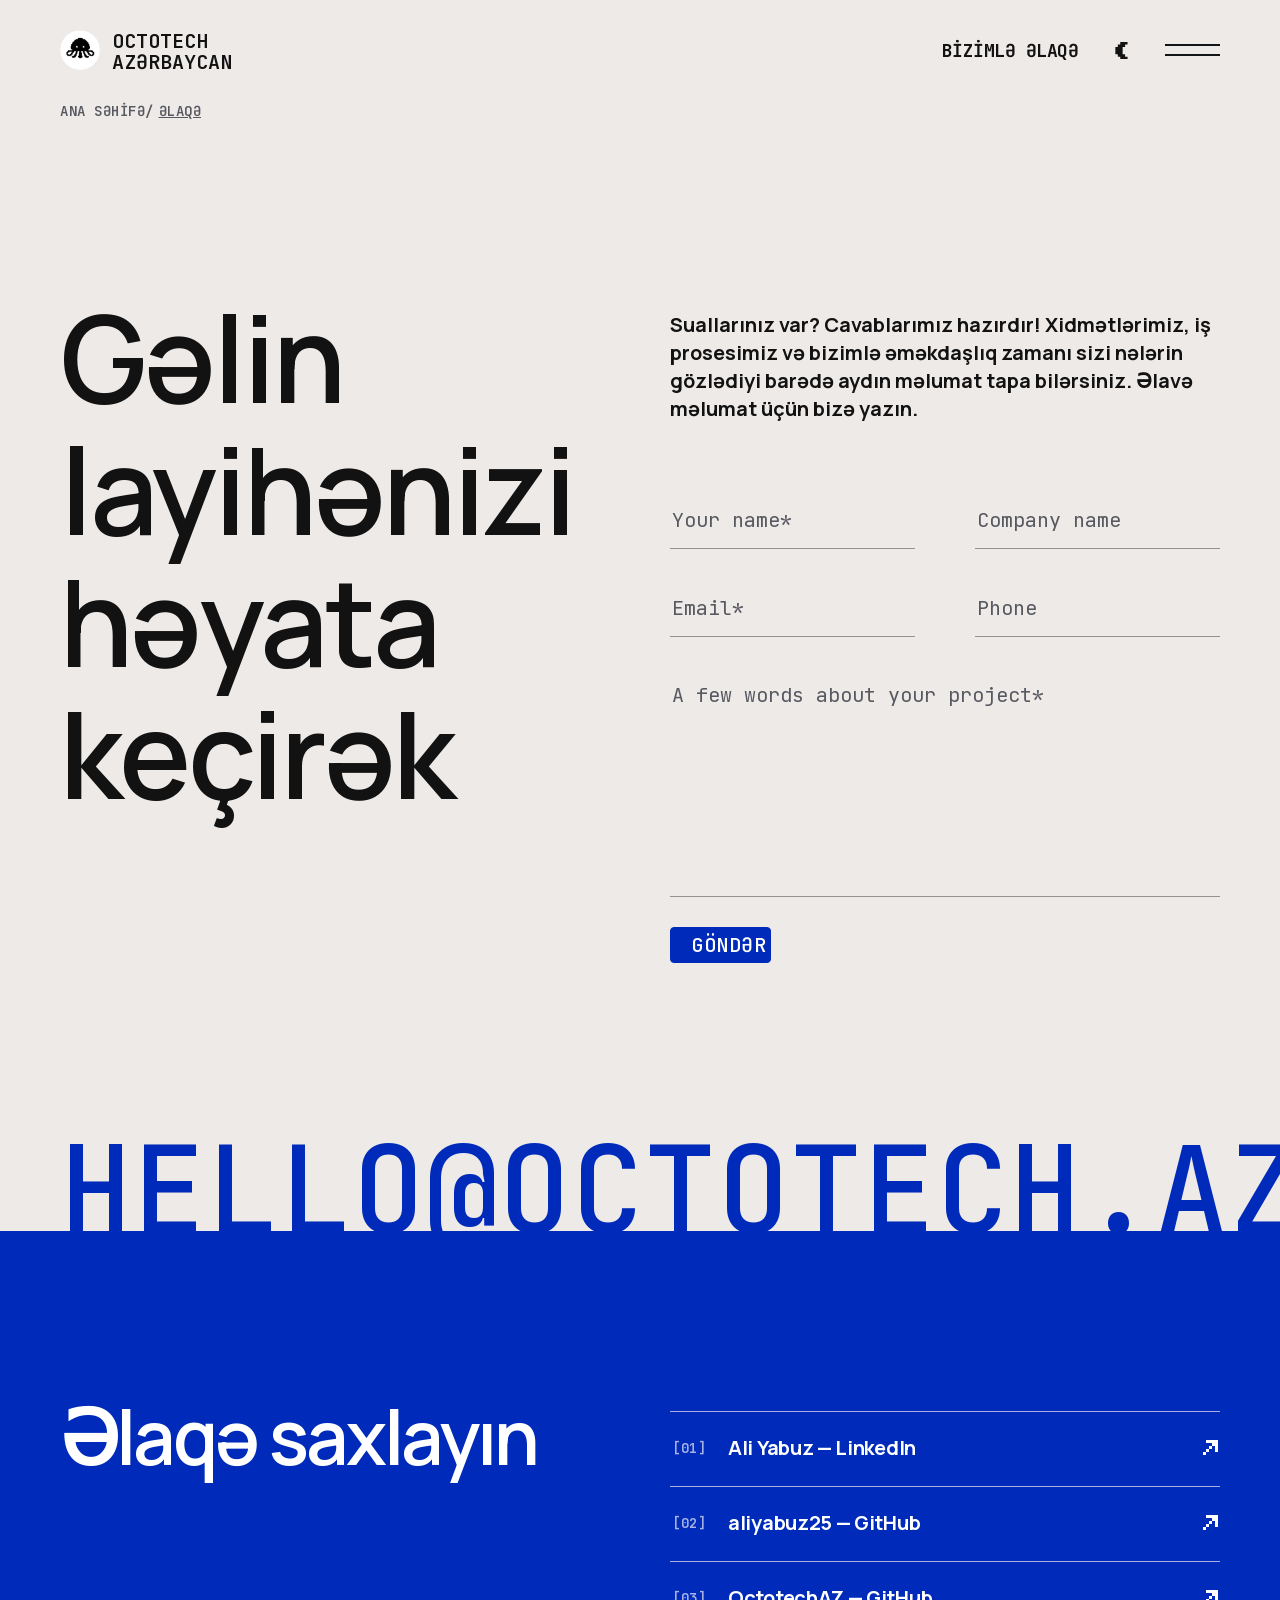
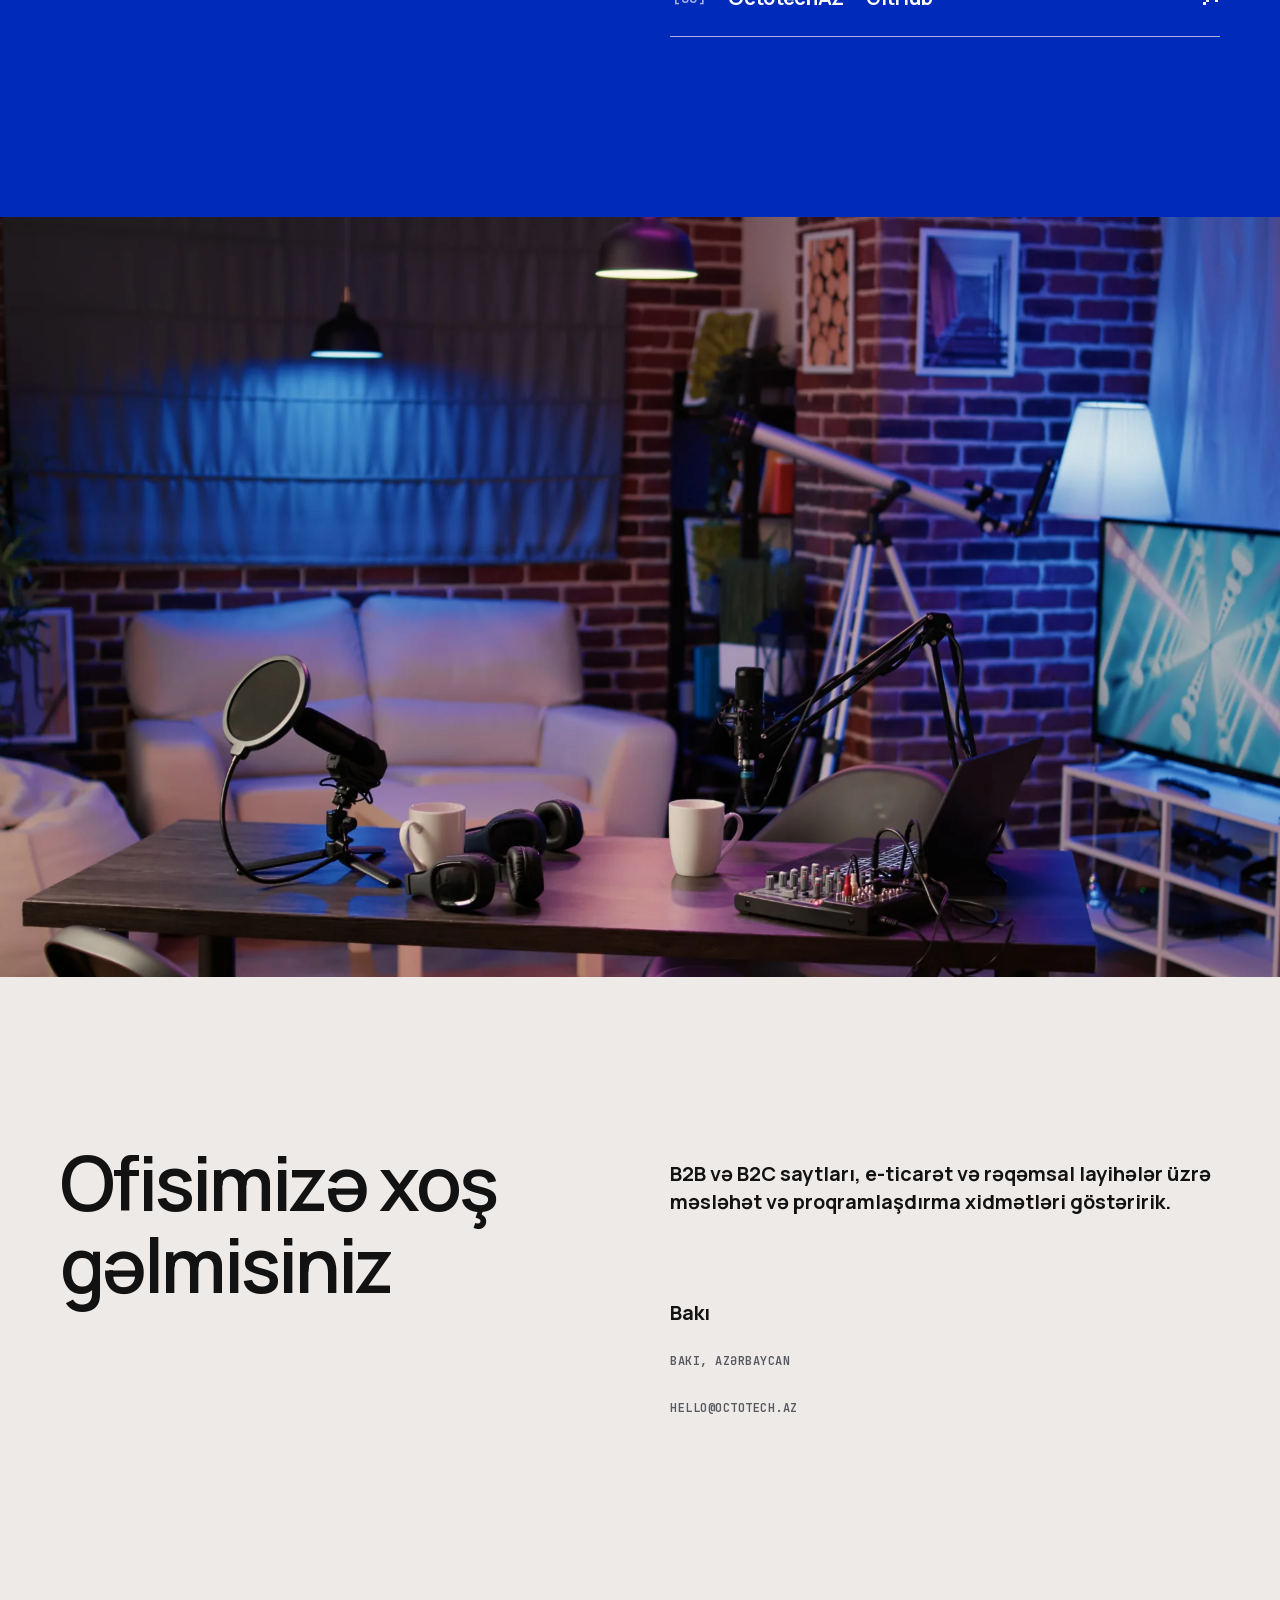
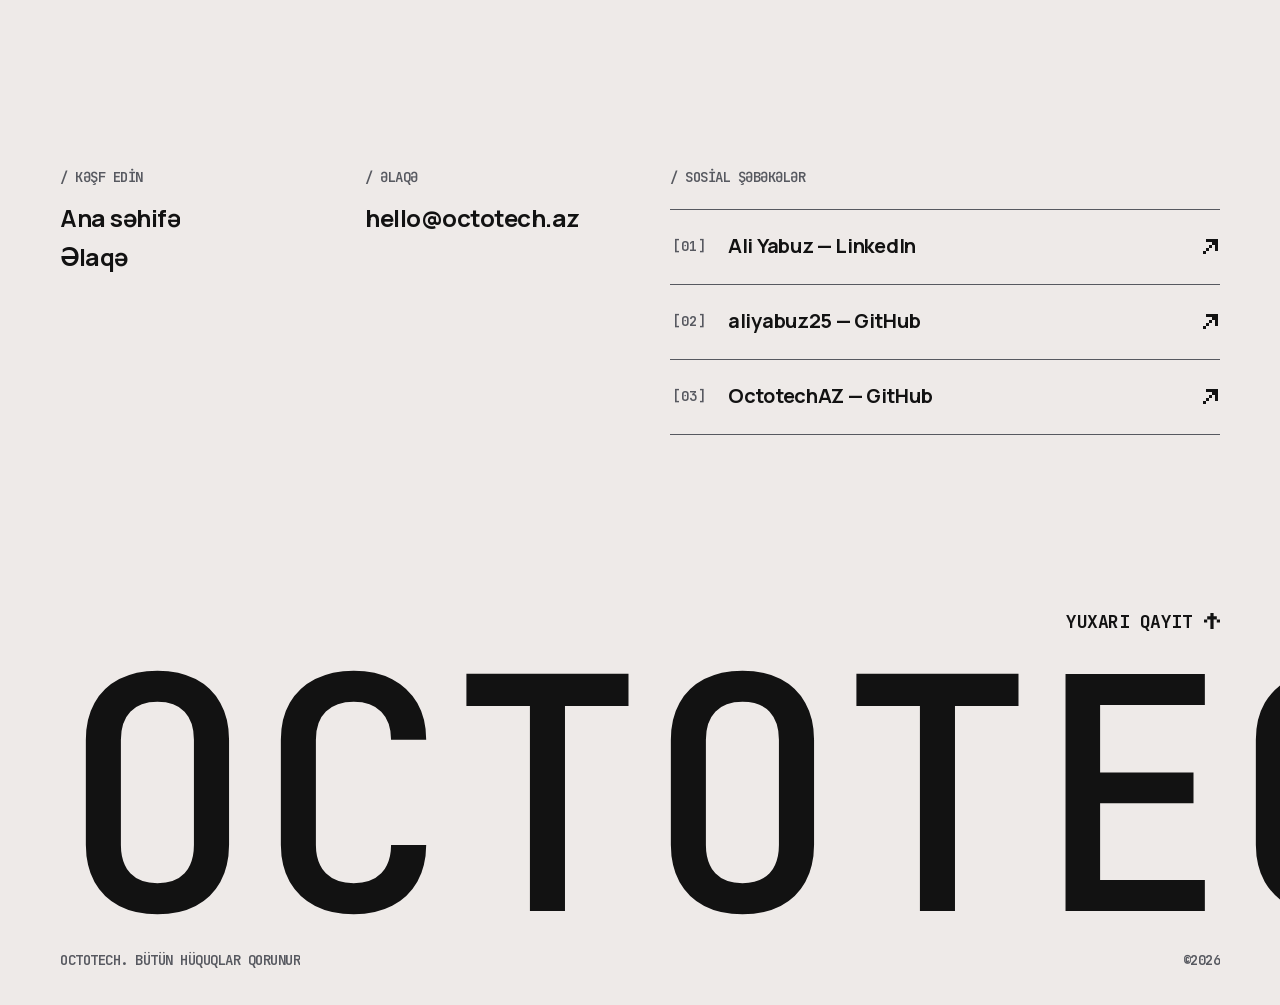
<file: contact/index.html>
<!DOCTYPE html>

<html class="no-touch" color-scheme="light" lang="az">
<head>
<meta charset="utf-8"/>
<meta content="width=device-width, initial-scale=1" name="viewport"/>
<link data-precedence="next" href="/_next/static/chunks/0kje620jsbjcr.css" rel="stylesheet"/>
<link data-precedence="next" href="/_next/static/chunks/0b3~ey51ozhxi.css" rel="stylesheet"/>
<link data-precedence="next" href="/_next/static/chunks/135.wsn_sc2de.css" rel="stylesheet"/>
<link data-precedence="next" href="/_next/static/chunks/0_6n635zsw8mc.css" rel="stylesheet"/>
<link as="script" fetchpriority="low" href="/_next/static/chunks/05tsy9pxtuyv0.js" rel="preload"/>
<meta content="" name="next-size-adjust"/>
<title>Octotech Azərbaycan | Layihə məsləhəti və əlaqə</title>
<meta content="Octotech ilə B2B və B2C saytları, e-ticarət və rəqəmsal layihəniz barədə danışın." name="description"/>
<link href="/favicon.ico?favicon.06ndfltiw7e6y.ico" rel="icon" sizes="256x256" type="image/x-icon"/>
<style id="octotech-simple-menu">
/* Keep the navigation focused on the pages that are available. */
.main-menu__accordion>li:nth-child(2),
.main-menu__accordion>li:nth-child(3),
.main-menu__accordion>li:nth-child(4),
.main-menu__accordion>li:first-child .submenu,
.main-menu__accordion>li:first-child .main-menu__arrow,
.mxd-menu__right,
.mxd-menu__data .menu-data__left{display:none!important}
</style><style id="octotech-static-contact-fix">.mxd-page-transition,.mxd-loader{display:none!important;pointer-events:none!important}.mxd-contact-form{opacity:1!important;visibility:visible!important}</style><style id="octotech-footer-cleanup">.mxd-footer__nav02 .row>.mxd-footer-nav02__item:nth-child(3){display:none!important}.mxd-footer__socials-list .mxd-footer-nav02__list>a:nth-of-type(n+4){display:none!important}.mxd-footer__nav02 a[href^="tel:"],.mxd-menu__right a[href^="tel:"]{display:none!important}.mxd-footer__data-item:nth-child(2){display:none!important}</style><style id="octotech-office-style">.datalist__item{max-width:56rem}.datalist__item a[href^="tel:"]{display:none!important}</style><style id="octotech-octopus-brand-logo">.mxd-logo__image,.menu-logo__image{display:none!important}.mxd-logo::before,.menu-logo::before{content:"";display:block;flex:0 0 4rem;width:4rem;height:4rem;border-radius:50%;background:url("/octotech-octopus-logo.png") center/contain no-repeat}@media(max-width:767px){.mxd-logo::before,.menu-logo::before{flex-basis:3.6rem;width:3.6rem;height:3.6rem}}</style></head>
<body class="manrope_b7d5735e-module__suUhcW__variable jetbrains_mono_707233f-module__9hS9bG__variable" style="
      --_font-default: var(--font-manrope);
      --_font-accent: var(--font-jetbrains-mono);
    ">
<div hidden=""><!--$--><!--/$--></div>
<div aria-hidden="true" class="blur-container" style="display: none">
<div class="blur-layer blur-1"></div>
<div class="blur-layer blur-2"></div>
<div class="blur-layer blur-3"></div>
<div class="blur-layer blur-4"></div>
<div class="blur-layer blur-5"></div>
<div class="blur-layer blur-6"></div>
<div class="blur-layer blur-7"></div>
<div class="blur-layer blur-8"></div>
</div>
<div aria-hidden="true" class="mxd-page-transition"></div>
<div aria-hidden="true" class="mxd-cursor" id="mxd-cursor" style="
        position: fixed;
        left: 0;
        top: 0;
        pointer-events: none;
        z-index: 9999;
      ">
<div class="mxd-cursor__dot"></div>
<p class="mxd-cursor__text"> </p>
<div class="mxd-cursor__image"></div>
</div>
<header class="mxd-header" id="header">
<div class="mxd-header__logo loading-fade">
<a class="mxd-logo" href="/"><svg aria-hidden="true" class="mxd-logo__image" focusable="false" version="1.1" viewbox="0 0 42.4 36" xmlns="http://www.w3.org/2000/svg"><path d="M21.2 2.8c-7.2 0-13 5.8-13 13v4.1h26v-4.1c0-7.2-5.8-13-13-13z" fill="currentColor"></path><path d="M9.3 18.5c-1.7 2.1-4.4 1.2-6.2 2.8-2.2 2-.7 5.5 2.2 5.1 1.8-.2 2.7-1.8 3.5-3.7 M12.5 20c-.3 2.3-2.3 4-3 6.3-.9 2.7 1.8 4.6 4.1 3.1 1.7-1.1 1.5-3.4 2.1-5.8 M16.1 21c.2 2.2-1.2 4.4-1.1 6.8.1 2.8 3.4 3.6 4.8 1.2 1-1.8.1-4.1.6-6.5 M19.5 21.5c.8 2.2.2 4.5.6 6.8.5 2.7 3.8 3.3 5 1 1-1.8-.2-4.4.1-6.8 M22.8 21.5c-.1 2.3 1 4.2.9 6.5-.1 2.7 3.1 3.9 4.7 1.7 1.3-1.8.1-4.2-.4-6.5 M26.3 21c.6 2.2 2.1 4 2.5 6.3.5 2.8 4 3.1 5 .6.8-2.1-1-4-2.1-6 M29.7 20c1.1 2 3.1 3.2 4.2 5.2 1.4 2.4 4.8 1.4 4.7-1.3-.1-2.2-2.7-3.1-5.1-4 M33.1 18.5c1.9 1.4 4.2.6 6.2 1.5 2.6 1.2 1.9 4.8-.9 4.9-1.6.1-2.7-1-3.7-2.3" fill="none" stroke="currentColor" stroke-linecap="round" stroke-linejoin="round" stroke-width="2.1"></path><circle cx="16.7" cy="13.5" fill="var(--base)" r="1.25"></circle><circle cx="25.7" cy="13.5" fill="var(--base)" r="1.25"></circle></svg>
<div class="mxd-logo__text">
<span class="mxd-scramble">Octotech</span> <span class="mxd-scramble">AZƏRBAYCAN</span>
</div></a>
</div>
<div class="mxd-header__controls loading-fade">
<a aria-label="Bizimlə əlaqə" class="btn mxd-header__link slide-right" href="/contact.html"><span class="btn-caption"><span class="mxd-scramble">Bizimlə əlaqə</span></span></a><button aria-checked="false" aria-label="light/dark mode" class="btn mxd-color-switcher" id="color-switcher" role="switch" type="button">
<span class="switcher-text">Gecə</span><span class="switcher-icon night"><svg height="18" version="1.1" viewbox="0 0 18 18" width="18" xmlns="http://www.w3.org/2000/svg">
<path d="M7.7,0h7.7v2.6h-2.6v2.6h-2.6v7.7h2.6v2.6h2.6v2.6h-7.7v-2.6h-2.6v-2.6h-2.6v-7.7h2.6v-2.6h2.6V0Z"></path></svg></span>
</button>
</div>
</header>
<div class="mxd-menu__contain loading-fade">
<div class="mxd-menu__toggle">
<a aria-label="Menu" class="mxd-menu__hamburger" href="#0"><div class="hamburger__line"></div>
<div class="hamburger__line"></div></a>
</div>
</div>
<nav class="mxd-menu mxd-menu--gsap">
<div class="mxd-menu__backdrop"></div>
<div class="mxd-menu__overlay">
<div class="mxd-menu__content" data-lenis-prevent="">
<div class="mxd-menu__logo">
<a class="menu-logo" href="/"><svg aria-hidden="true" class="menu-logo__image" focusable="false" version="1.1" viewbox="0 0 42.4 36" xmlns="http://www.w3.org/2000/svg"><path d="M21.2 2.8c-7.2 0-13 5.8-13 13v4.1h26v-4.1c0-7.2-5.8-13-13-13z" fill="currentColor"></path><path d="M9.3 18.5c-1.7 2.1-4.4 1.2-6.2 2.8-2.2 2-.7 5.5 2.2 5.1 1.8-.2 2.7-1.8 3.5-3.7 M12.5 20c-.3 2.3-2.3 4-3 6.3-.9 2.7 1.8 4.6 4.1 3.1 1.7-1.1 1.5-3.4 2.1-5.8 M16.1 21c.2 2.2-1.2 4.4-1.1 6.8.1 2.8 3.4 3.6 4.8 1.2 1-1.8.1-4.1.6-6.5 M19.5 21.5c.8 2.2.2 4.5.6 6.8.5 2.7 3.8 3.3 5 1 1-1.8-.2-4.4.1-6.8 M22.8 21.5c-.1 2.3 1 4.2.9 6.5-.1 2.7 3.1 3.9 4.7 1.7 1.3-1.8.1-4.2-.4-6.5 M26.3 21c.6 2.2 2.1 4 2.5 6.3.5 2.8 4 3.1 5 .6.8-2.1-1-4-2.1-6 M29.7 20c1.1 2 3.1 3.2 4.2 5.2 1.4 2.4 4.8 1.4 4.7-1.3-.1-2.2-2.7-3.1-5.1-4 M33.1 18.5c1.9 1.4 4.2.6 6.2 1.5 2.6 1.2 1.9 4.8-.9 4.9-1.6.1-2.7-1-3.7-2.3" fill="none" stroke="currentColor" stroke-linecap="round" stroke-linejoin="round" stroke-width="2.1"></path><circle cx="16.7" cy="13.5" fill="var(--base)" r="1.25"></circle><circle cx="25.7" cy="13.5" fill="var(--base)" r="1.25"></circle></svg>
<div class="menu-logo__text">
<span>Octotech</span> <span>AZƏRBAYCAN</span>
</div></a>
</div>
<div class="mxd-menu__media">
<div class="menu-media__wrapper">
<video muted="" playsinline="" poster="/video/900x1280_menu.webp" preload="none">
<source src="/video/900x1280_menu.mp4" type="video/mp4"/>
<source src="/video/900x1280_menu.webm" type="video/webm"/>
</video>
</div>
</div>
<div class="mxd-menu__navigation">
<div class="mxd-menu__inner">
<div class="mxd-menu__shadow shadow-top"></div>
<div class="mxd-menu__caption">
<p>Octotech Azərbaycan</p>
</div>
<div class="mxd-menu__left">
<div class="main-menu">
<div class="main-menu__content">
<ul class="main-menu__accordion" id="main-menu">
<li class="main-menu__item">
<div class="main-menu__divider divider-top"></div>
<div class="main-menu__toggle">
<p class="main-menu__link">
<span class="main-menu__number">/ 01</span><span class="main-menu__caption">Ana səhifə</span>
</p>
<div class="main-menu__arrow">
<svg version="1.1" viewbox="0 0 18 18" xmlns="http://www.w3.org/2000/svg">
<path d="M10.8,0v3.6h-3.6V0h3.6ZM14.4,10.8h3.6v-3.6h-3.6v-3.6h-3.6v3.6H0v3.6h10.8v3.6h3.6v-3.6ZM10.8,14.4h-3.6v3.6h3.6v-3.6Z"></path>
</svg>
</div>
</div>
<ul class="submenu"><li class="submenu__item active"><a href="/">Ana səhifə</a></li></ul>
<div class="main-menu__divider divider-bottom"></div>
</li>
<li class="main-menu__item main-menu__item--current">
<div class="main-menu__toggle">
<a class="main-menu__link" href="/contact.html"><span class="main-menu__number">/ 02</span><span class="main-menu__caption">Əlaqə</span></a>
</div>
<div class="main-menu__divider divider-bottom"></div>
</li>
</ul>
</div>
</div>
</div>
<div class="mxd-menu__right">
<div class="menu-contact">
<div class="menu-contact__item">
<ul class="menu-contact__list">
<li>
<a class="tag tag-m" href="mailto:hello@octotech.az?subject=Message%20from%20your%20site"><span class="mxd-scramble">hello@octotech.az</span></a>
</li>
</ul>
</div>
<div class="menu-contact__item">
<ul class="menu-contact__list">
<li>
<a class="tag tag-m" href="https://maps.google.com/?q=Baku%2C+Azerbaijan" target="_blank">Bakı, Azərbaycan</a>
</li>
</ul>
</div>
<div class="menu-contact__item">
<ul class="menu-contact__list">
<li>
<a class="tag tag-m" href="https://www.linkedin.com/in/ali-yabuz" rel="noopener noreferrer" target="_blank"><span class="mxd-scramble">Ali Yabuz — LinkedIn</span></a>
</li>
<li>
<a class="tag tag-m" href="https://github.com/aliyabuz25" rel="noopener noreferrer" target="_blank"><span class="mxd-scramble">aliyabuz25 — GitHub</span></a>
</li>
<li>
<a class="tag tag-m" href="https://github.com/OctotechAZ" rel="noopener noreferrer" target="_blank"><span class="mxd-scramble">OctotechAZ — GitHub</span></a>
</li>
</ul>
</div>
</div>
</div>
<div class="mxd-menu__shadow"></div>
<div class="mxd-menu__data">
<div class="menu-data__right">
<p class="menu-data__text">Octotech</p>
<p class="menu-data__text">©<!-- -->2026</p>
</div>
</div>
</div>
</div>
</div>
</div>
</nav>
<div class="mxd-page-content inner-page-content">
<div class="blur-section mxd-section">
<div class="mxd-container grid-l-container">
<div class="mxd-block loading-wrap">
<div class="inner-headline">
<div class="container-fluid p-0">
<div class="row g-0">
<div class="col-12 mxd-grid-item">
<div class="inner-headline__breadcrumbs loading-fade">
<div class="breadcrumbs__nav">
<span><a href="/"><span class="mxd-scramble">Ana səhifə</span></a></span><span class="current-item">Əlaqə</span>
</div>
</div>
</div>
<div class="col-12">
<div class="inner-headline__content has-medium-title">
<div class="container-fluid p-0">
<div class="row g-0">
<div class="col-12 col-xl-6 mxd-grid-item">
<div class="inner-headline__title">
<h1 class="medium loading-split" data-common-animated="1">Gəlin layihənizi həyata keçirək</h1>
</div>
</div>
<div class="col-12 col-xl-6">
<div class="inner-headline__caption split-caption-title pre-form">
<div class="mxd-grid-item">
<p class="t-bold t-large loading-split" data-common-animated="1">Suallarınız var? Cavablarımız hazırdır! Xidmətlərimiz, iş prosesimiz və bizimlə əməkdaşlıq zamanı sizi nələrin gözlədiyi barədə aydın məlumat tapa bilərsiniz. Əlavə məlumat üçün bizə yazın.</p>
</div>
</div>
<div class="mxd-block contact">
<div class="mxd-form-container">
<form class="form contact-form" id="contact-form">
<input aria-hidden="true" name="subject" type="hidden" value="New message from contact page"/>
<div class="container-fluid p-0">
<div class="row gx-0">
<div class="col-12 col-md-6 mxd-grid-item loading-item">
<input autocomplete="name" name="name" placeholder="Your name*" required="" type="text"/>
</div>
<div class="col-12 col-md-6 mxd-grid-item loading-item">
<input autocomplete="organization" name="company" placeholder="Company name" type="text"/>
</div>
<div class="col-12 col-md-6 mxd-grid-item loading-item">
<input autocomplete="email" name="email" placeholder="Email*" required="" type="email"/>
</div>
<div class="col-12 col-md-6 mxd-grid-item loading-item">
<input autocomplete="tel" name="phone" placeholder="Phone" type="tel"/>
</div>
<div class="col-12 mxd-grid-item loading-item">
<textarea name="message" placeholder="A few words about your project*" required=""></textarea>
</div>
<div class="col-12 mxd-grid-item loading-item">
<button class="btn btn-default-icon btn-default-accent slide-right" type="submit">Göndər</button>
</div>
</div>
</div>
</form>
</div>
</div>
</div>
</div>
</div>
</div>
</div>
</div>
</div>
</div>
</div>
<div class="mxd-block">
<div class="fullwidth-text headline-email-text bottom-text-small mxd-grid-item">
<div class="fullwidth-text__wrap">
<a aria-label="Send email to hello@octotech.az" class="fullwidth-text__content small accent active-cursor" data-cursor-text="Let's chat" href="mailto:hello@octotech.az?subject=Message%20from%20your%20site"><span class="anim-uni-chars" data-common-animated="1">hello@octotech.az</span></a>
</div>
</div>
</div>
</div>
</div>
<div class="mxd-section bg-color-accent padding-top-title padding-bottom-default">
<div class="mxd-container grid-l-container">
<div class="mxd-block">
<div class="container-fluid p-0">
<div class="row g-0">
<div class="col-12 col-xl-6 mxd-grid-item">
<div class="mxd-section-title">
<div class="mxd-section-title__title pre-grid-split-xl">
<h2 class="mxd-split-lines accent" data-common-animated="1">Əlaqə saxlayın</h2>
</div>
</div>
</div>
<div class="col-12 col-xl-6 mxd-grid-item">
<div class="mxd-socials-list">
<a aria-label="Ali Yabuz — LinkedIn" class="socials-list__item no-margin slide-right-up" href="https://www.linkedin.com/in/ali-yabuz" rel="noopener noreferrer" target="_blank"><div class="socials-list__divider accent divider-top anim-uni-clip-in"></div>
<div class="socials-list__info">
<div class="socials-list__number accent anim-uni-slide-down">
<span>[01]</span>
</div>
<div class="socials-list__name accent anim-uni-slide-down">
<span>Ali Yabuz — LinkedIn</span>
</div>
</div>
<div class="socials-list__arrow accent anim-uni-slide-down">
<i><svg enable-background="new 0 0 18 18" version="1.1" viewbox="0 0 18 18" x="0px" xml:space="preserve" xmlns="http://www.w3.org/2000/svg" xmlns:xlink="http://www.w3.org/1999/xlink" y="0px">
<path d="M18,0v14.4h-3.6V7.2h-3.6V3.6H3.6V0H18z M7.2,10.8h3.6V7.2H7.2C7.2,7.2,7.2,10.8,7.2,10.8z M3.6,14.4h3.6v-3.6H3.6V14.4z M0,18h3.6v-3.6H0V18z"></path></svg></i>
</div>
<div class="socials-list__divider accent divider-bottom anim-uni-clip-in"></div></a><a aria-label="aliyabuz25 — GitHub" class="socials-list__item slide-right-up" href="https://github.com/aliyabuz25" rel="noopener noreferrer" target="_blank"><div class="socials-list__divider accent divider-top anim-uni-clip-in"></div>
<div class="socials-list__info">
<div class="socials-list__number accent anim-uni-slide-down">
<span>[02]</span>
</div>
<div class="socials-list__name accent anim-uni-slide-down">
<span>aliyabuz25 — GitHub</span>
</div>
</div>
<div class="socials-list__arrow accent anim-uni-slide-down">
<i><svg enable-background="new 0 0 18 18" version="1.1" viewbox="0 0 18 18" x="0px" xml:space="preserve" xmlns="http://www.w3.org/2000/svg" xmlns:xlink="http://www.w3.org/1999/xlink" y="0px">
<path d="M18,0v14.4h-3.6V7.2h-3.6V3.6H3.6V0H18z M7.2,10.8h3.6V7.2H7.2C7.2,7.2,7.2,10.8,7.2,10.8z M3.6,14.4h3.6v-3.6H3.6V14.4z M0,18h3.6v-3.6H0V18z"></path></svg></i>
</div>
<div class="socials-list__divider accent divider-bottom anim-uni-clip-in"></div></a><a aria-label="OctotechAZ — GitHub" class="socials-list__item slide-right-up" href="https://github.com/OctotechAZ" rel="noopener noreferrer" target="_blank"><div class="socials-list__divider accent divider-top anim-uni-clip-in"></div>
<div class="socials-list__info">
<div class="socials-list__number accent anim-uni-slide-down">
<span>[03]</span>
</div>
<div class="socials-list__name accent anim-uni-slide-down">
<span>OctotechAZ — GitHub</span>
</div>
</div>
<div class="socials-list__arrow accent anim-uni-slide-down">
<i><svg enable-background="new 0 0 18 18" version="1.1" viewbox="0 0 18 18" x="0px" xml:space="preserve" xmlns="http://www.w3.org/2000/svg" xmlns:xlink="http://www.w3.org/1999/xlink" y="0px">
<path d="M18,0v14.4h-3.6V7.2h-3.6V3.6H3.6V0H18z M7.2,10.8h3.6V7.2H7.2C7.2,7.2,7.2,10.8,7.2,10.8z M3.6,14.4h3.6v-3.6H3.6V14.4z M0,18h3.6v-3.6H0V18z"></path></svg></i>
</div>
<div class="socials-list__divider accent divider-bottom anim-uni-clip-in"></div></a>
</div>
</div>
</div>
</div>
</div>
</div>
</div>
<div class="blur-section mxd-section">
<div class="mxd-container fullwidth-container">
<div class="mxd-divider">
<div class="mxd-divider__image divider-image-9 parallax-img"></div>
</div>
</div>
</div>
<div class="blur-section mxd-section bg-color-base padding-top-title padding-bottom-tag-m">
<div class="mxd-container grid-l-container">
<div class="mxd-block">
<div class="container-fluid p-0">
<div class="row g-0">
<div class="col-12 col-xl-6 mxd-grid-item">
<div class="mxd-section-title">
<div class="mxd-section-title__title pre-caption">
<h2 class="mxd-split-lines" data-common-animated="1">Ofisimizə xoş gəlmisiniz</h2>
</div>
</div>
</div>
<div class="col-12 col-xl-6 mxd-grid-item">
<div class="mxd-section-title__paragraph">
<p class="t-bold t-large mxd-split-lines" data-common-animated="1">B2B və B2C saytları, e-ticarət və rəqəmsal layihələr üzrə məsləhət və proqramlaşdırma xidmətləri göstəririk.</p>
</div>
<div class="mxd-section-title__datalist">
<div class="container-fluid p-0">
<div class="row g-0">
<div class="col-12 col-md-6 col-xl-5 datalist__item">
<div class="datalist__title">
<p class="t-bold t-large anim-uni-in-up">Bakı</p>
</div>
<ul>
<li class="anim-uni-in-up">
<a class="tag tag-s-mobile" href="https://maps.google.com/?q=Baku%2C+Azerbaijan" rel="noopener noreferrer" target="_blank">Bakı, Azərbaycan</a>
</li>
</ul>
<ul>
<li class="anim-uni-in-up">
<a class="tag tag-s-mobile" href="mailto:hello@octotech.az?subject=Message%20from%20your%20site"><span class="mxd-scramble">hello@octotech.az</span></a>
</li>
</ul>
</div>
</div>
</div>
</div>
</div>
</div>
</div>
</div>
</div>
</div>
<div class="blur-section mxd-section bg-color-opposite">
<div class="mxd-container fullwidth-container">
<div class="mxd-block">
</div>
</div>
</div>
</div>
<!--$--><!--/$-->
<footer class="blur-section mxd-footer">
<div class="mxd-container grid-l-container">
<div class="mxd-block">
<div class="container-fluid p-0">
<div class="row g-0">
<div class="col-12 col-xl-6 mxd-footer__item">
<nav class="mxd-footer__nav02">
<div class="container-fluid p-0">
<div class="row g-0">
<div class="col-12 col-md-6 mxd-footer-nav02__item mxd-grid-item">
<div class="mxd-footer-nav02__block">
<div class="mxd-footer-nav02__title">
<p class="footer-data anim-uni-slide-down">
<span>/ Kəşf edin</span>
</p>
</div>
<div class="mxd-footer-nav02__list">
<ul>
<li>
<a class="anim-uni-slide-down" href="/"><span>Ana səhifə</span></a>
</li>
<li>
<a class="anim-uni-slide-down" href="/contact.html"><span>Əlaqə</span></a>
</li>
</ul>
</div>
</div>
</div>
<div class="col-12 col-md-6 mxd-footer-nav02__item mxd-grid-item">
<div class="mxd-footer-nav02__block">
<div class="mxd-footer-nav02__title">
<p class="footer-data anim-uni-slide-down">
<span>/ Əlaqə</span>
</p>
</div>
<div class="mxd-footer-nav02__list">
<ul>
<li>
<a class="anim-uni-slide-down" href="mailto:hello@octotech.az?subject=Message%20from%20your%20site"><span>hello@octotech.az</span></a>
</li>
</ul>
</div>
</div>
</div>
</div>
</div>
</nav>
</div>
<div class="col-12 col-xl-6 mxd-footer__item mxd-grid-item">
<div class="mxd-footer__socials-list">
<div class="container-fluid p-0">
<div class="row g-0">
<div class="col-12 mxd-footer-nav02__item">
<div class="mxd-footer-nav02__block">
<div class="mxd-footer-nav02__title">
<p class="footer-data anim-uni-slide-down">
<span>/ Sosial şəbəkələr</span>
</p>
</div>
<div class="mxd-footer-nav02__list">
<a aria-label="Ali Yabuz — LinkedIn" class="socials-list__item slide-right-up" href="https://www.linkedin.com/in/ali-yabuz" rel="noopener noreferrer" target="_blank"><div class="socials-list__divider divider-top anim-uni-clip-in"></div>
<div class="socials-list__info">
<div class="socials-list__number anim-uni-slide-down">
<span>[01]</span>
</div>
<div class="socials-list__name anim-uni-slide-down">
<span>Ali Yabuz — LinkedIn</span>
</div>
</div>
<div class="socials-list__arrow anim-uni-slide-down">
<i><svg enable-background="new 0 0 18 18" version="1.1" viewbox="0 0 18 18" x="0px" xml:space="preserve" xmlns="http://www.w3.org/2000/svg" xmlns:xlink="http://www.w3.org/1999/xlink" y="0px">
<path d="M18,0v14.4h-3.6V7.2h-3.6V3.6H3.6V0H18z M7.2,10.8h3.6V7.2H7.2C7.2,7.2,7.2,10.8,7.2,10.8z M3.6,14.4h3.6v-3.6H3.6V14.4z M0,18h3.6v-3.6H0V18z"></path></svg></i>
</div>
<div class="socials-list__divider divider-bottom anim-uni-clip-in"></div></a><a aria-label="aliyabuz25 — GitHub" class="socials-list__item slide-right-up" href="https://github.com/aliyabuz25" rel="noopener noreferrer" target="_blank"><div class="socials-list__divider divider-top anim-uni-clip-in"></div>
<div class="socials-list__info">
<div class="socials-list__number anim-uni-slide-down">
<span>[02]</span>
</div>
<div class="socials-list__name anim-uni-slide-down">
<span>aliyabuz25 — GitHub</span>
</div>
</div>
<div class="socials-list__arrow anim-uni-slide-down">
<i><svg enable-background="new 0 0 18 18" version="1.1" viewbox="0 0 18 18" x="0px" xml:space="preserve" xmlns="http://www.w3.org/2000/svg" xmlns:xlink="http://www.w3.org/1999/xlink" y="0px">
<path d="M18,0v14.4h-3.6V7.2h-3.6V3.6H3.6V0H18z M7.2,10.8h3.6V7.2H7.2C7.2,7.2,7.2,10.8,7.2,10.8z M3.6,14.4h3.6v-3.6H3.6V14.4z M0,18h3.6v-3.6H0V18z"></path></svg></i>
</div>
<div class="socials-list__divider divider-bottom anim-uni-clip-in"></div></a><a aria-label="OctotechAZ — GitHub" class="socials-list__item slide-right-up" href="https://github.com/OctotechAZ" rel="noopener noreferrer" target="_blank"><div class="socials-list__divider divider-top anim-uni-clip-in"></div>
<div class="socials-list__info">
<div class="socials-list__number anim-uni-slide-down">
<span>[03]</span>
</div>
<div class="socials-list__name anim-uni-slide-down">
<span>OctotechAZ — GitHub</span>
</div>
</div>
<div class="socials-list__arrow anim-uni-slide-down">
<i><svg enable-background="new 0 0 18 18" version="1.1" viewbox="0 0 18 18" x="0px" xml:space="preserve" xmlns="http://www.w3.org/2000/svg" xmlns:xlink="http://www.w3.org/1999/xlink" y="0px">
<path d="M18,0v14.4h-3.6V7.2h-3.6V3.6H3.6V0H18z M7.2,10.8h3.6V7.2H7.2C7.2,7.2,7.2,10.8,7.2,10.8z M3.6,14.4h3.6v-3.6H3.6V14.4z M0,18h3.6v-3.6H0V18z"></path></svg></i>
</div>
<div class="socials-list__divider divider-bottom anim-uni-clip-in"></div></a>
</div>
</div>
</div>
</div>
</div>
</div>
</div>
</div>
</div>
</div>
<div class="mxd-block">
<div class="container-fluid p-0">
<div class="row g-0">
<div class="col-12 col-xl-6 mxd-footer__item"></div>
<div class="col-12 col-xl-6 mxd-footer__item mxd-grid-item">
<div class="mxd-footer__controls-middle">
<div class="anim-uni-slide-down">
<a class="btn btn-line-icon btn-line-default slide-up" href="#0" id="to-top"><span class="btn-caption mxd-scramble">Yuxarı qayıt</span><i><svg enable-background="new 0 0 18 18" version="1.1" viewbox="0 0 18 18" x="0px" xml:space="preserve" xmlns="http://www.w3.org/2000/svg" xmlns:xlink="http://www.w3.org/1999/xlink" y="0px">
<path d="M0,7.2h3.6v3.6H0V7.2z M10.8,3.6V0H7.2v3.6H3.6v3.6h3.6V18h3.6V7.2h3.6V3.6H10.8z M14.4,7.2v3.6H18V7.2H14.4z"></path></svg></i></a>
</div>
</div>
</div>
</div>
</div>
</div>
<div class="mxd-block">
<div class="mxd-footer__fw-mark mxd-grid-item">
<div class="fw-mark__wrap">
<div class="fw-mark__content">
<span class="anim-uni-chars" data-common-animated="1">Octotech</span>
</div>
</div>
</div>
</div>
<div class="mxd-block">
<div class="mxd-footer__data">
<div class="container-fluid p-0">
<div class="row g-0">
<div class="col-12 col-xl-6 mxd-footer__item mxd-grid-item">
<div class="mxd-footer__data-item anim-uni-fade-in">
<p class="footer-data">
<span>Octotech. Bütün hüquqlar qorunur</span>
</p>
</div>
</div>
<div class="col-12 col-xl-6 mxd-footer__item">
<div class="container-fluid p-0">
<div class="row g-0">
<div class="col-12 col-xl-6 mxd-grid-item">
</div>
<div class="col-12 col-xl-6 mxd-grid-item">
<div class="mxd-footer__data-item anim-uni-fade-in justify-end">
<p class="footer-data">
<span>©<!-- -->2026</span>
</p>
</div>
</div>
</div>
</div>
</div>
</div>
</div>
</div>
</div>
</div>
</footer>
</body>
</html>
</file>
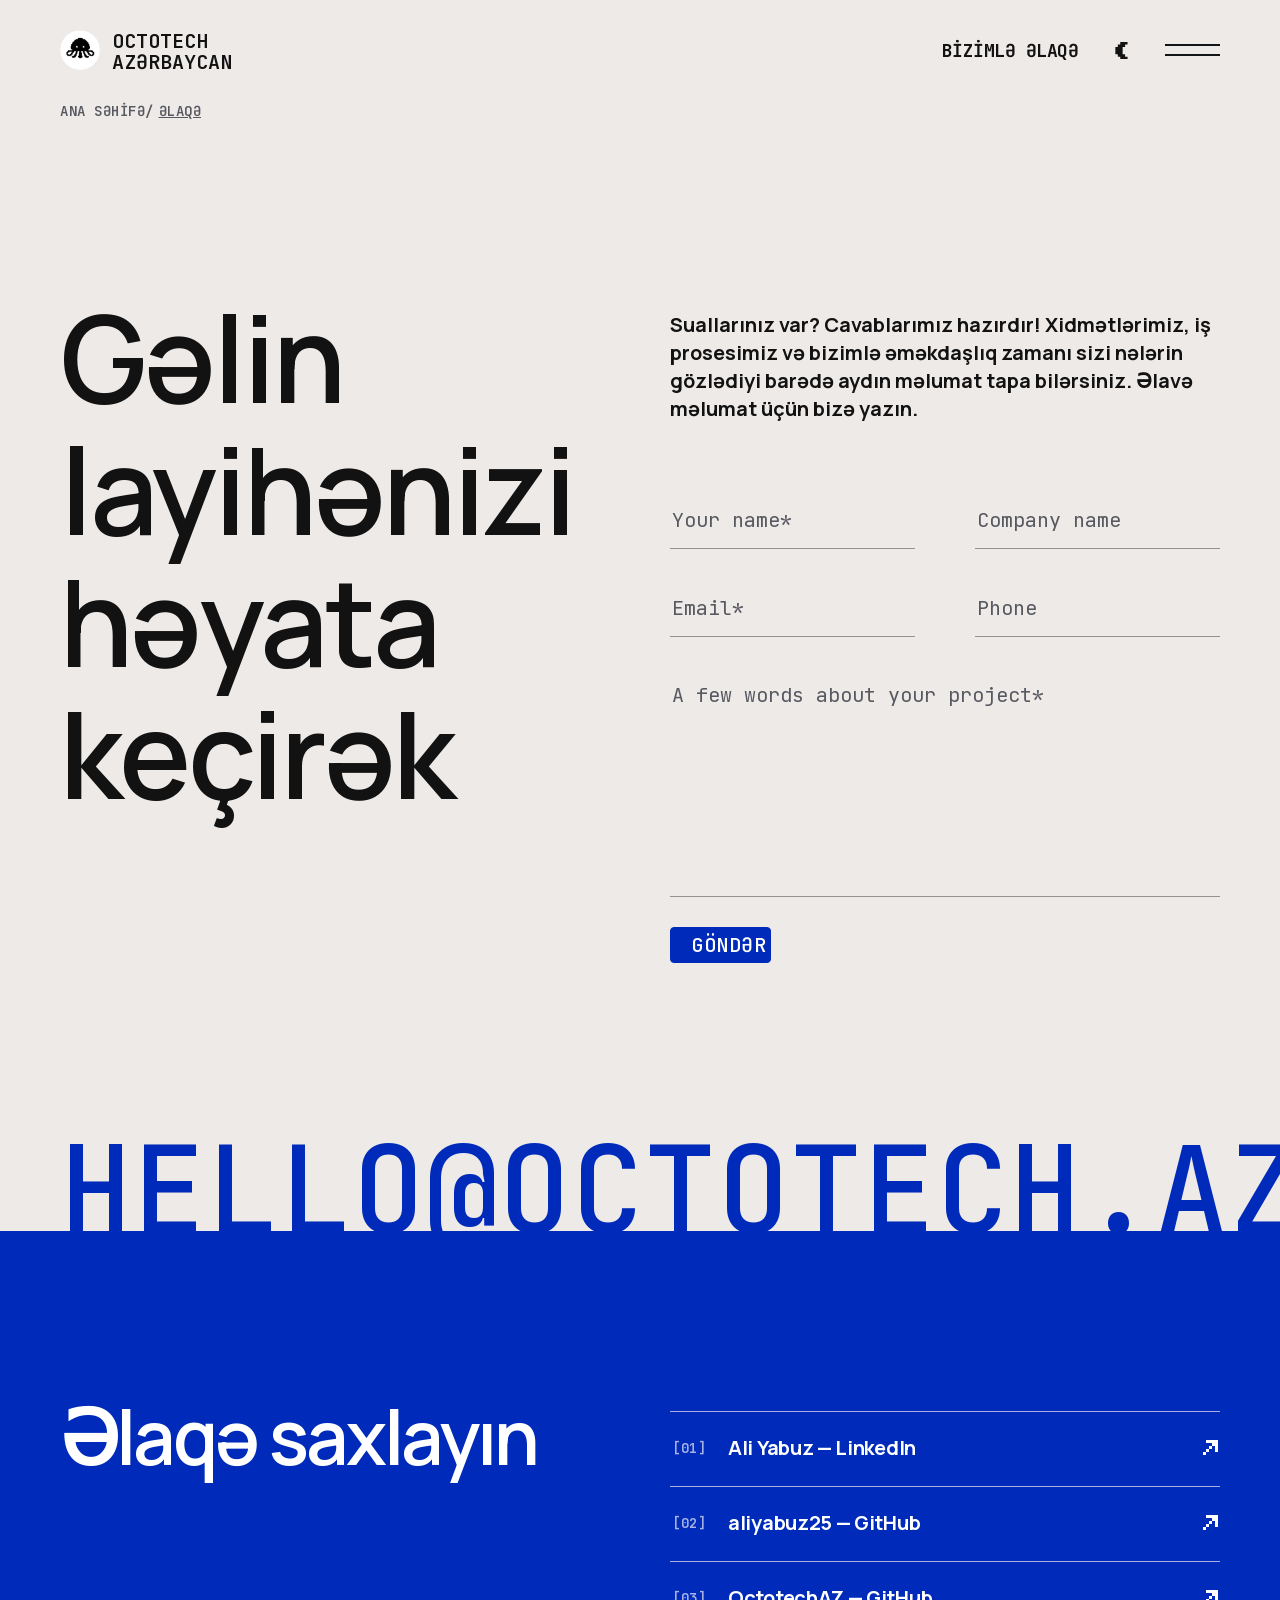
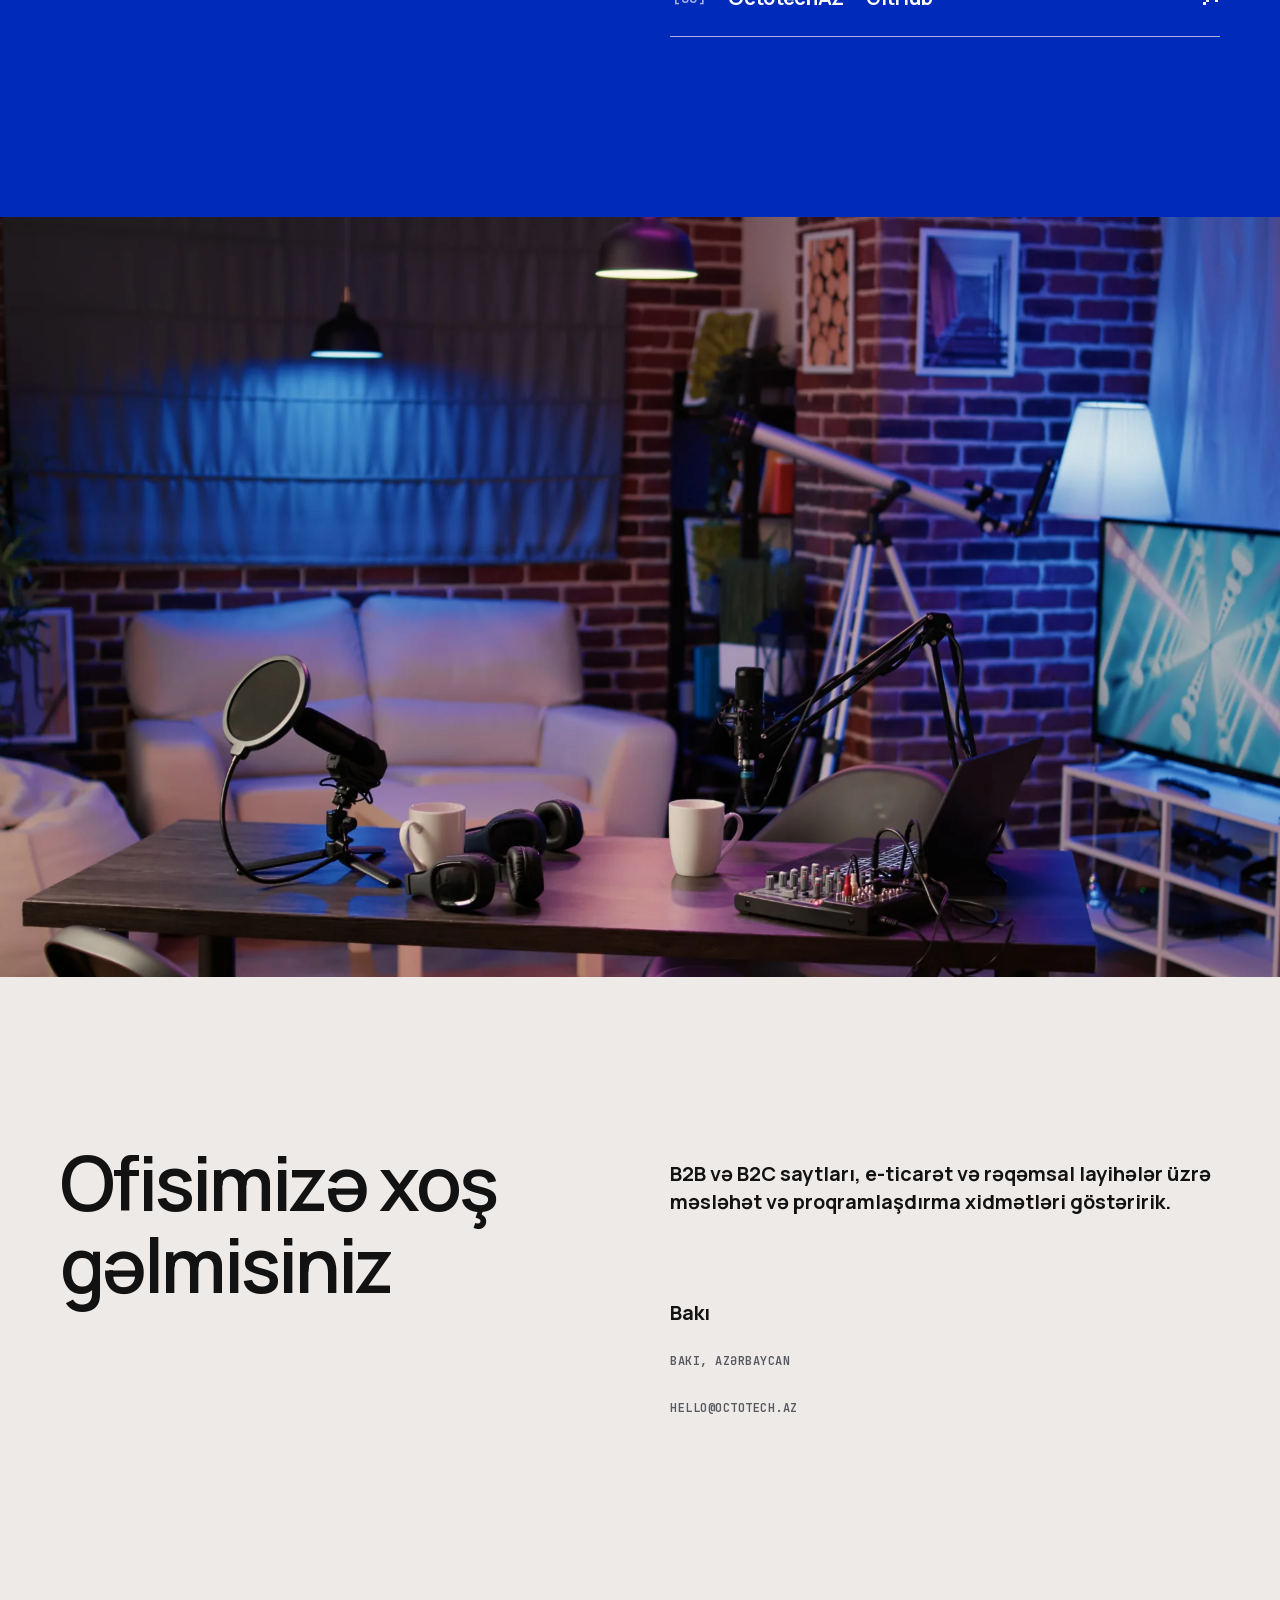
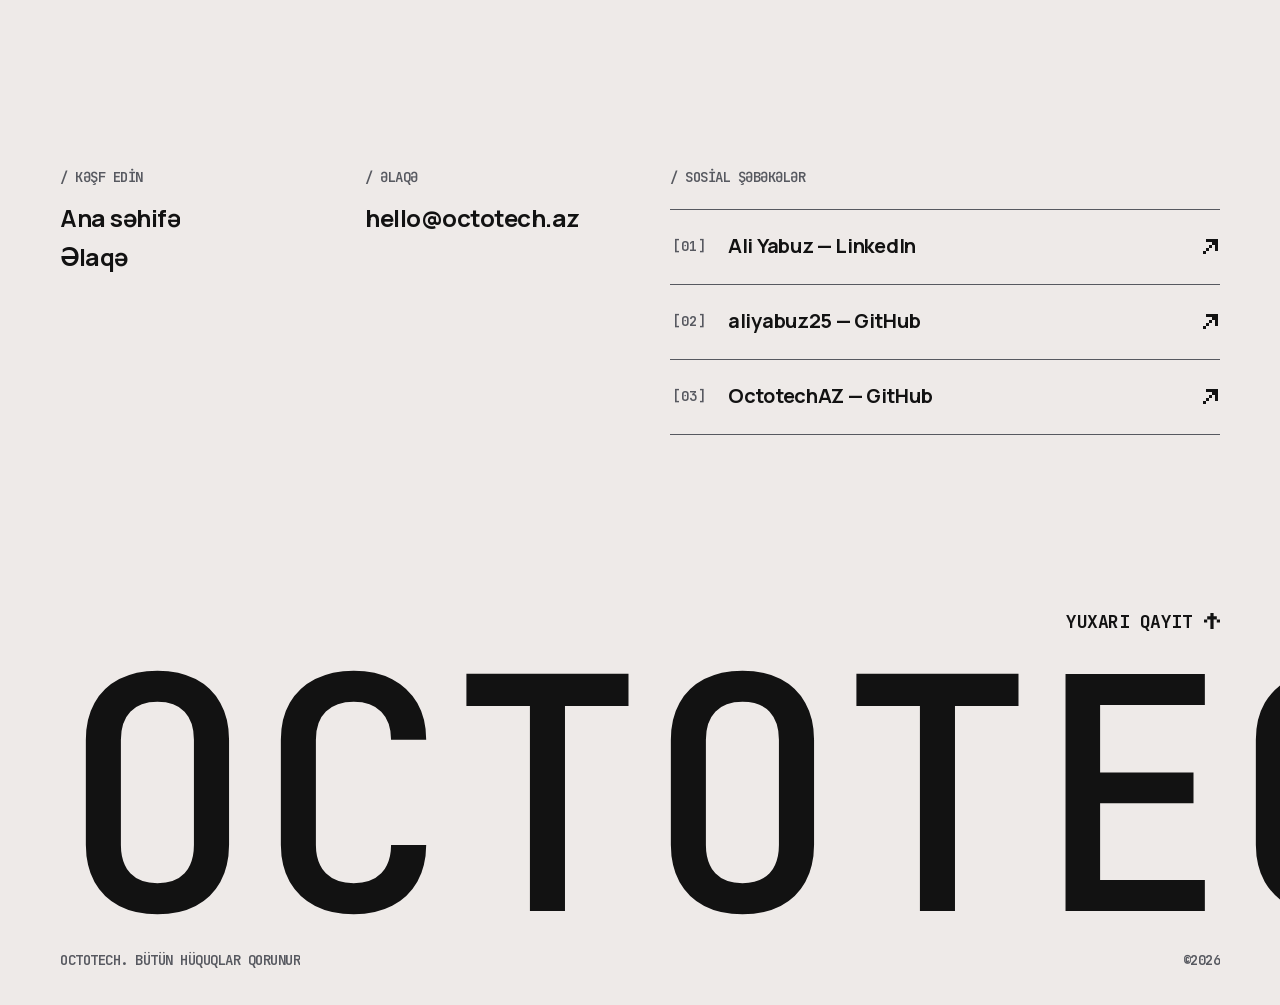
<file: contact.html>
<!DOCTYPE html>

<html class="no-touch" color-scheme="light" lang="az">
<head>
<meta charset="utf-8"/>
<meta content="width=device-width, initial-scale=1" name="viewport"/>
<link data-precedence="next" href="/_next/static/chunks/0kje620jsbjcr.css" rel="stylesheet"/>
<link data-precedence="next" href="/_next/static/chunks/0b3~ey51ozhxi.css" rel="stylesheet"/>
<link data-precedence="next" href="/_next/static/chunks/135.wsn_sc2de.css" rel="stylesheet"/>
<link data-precedence="next" href="/_next/static/chunks/0_6n635zsw8mc.css" rel="stylesheet"/>
<link as="script" fetchpriority="low" href="/_next/static/chunks/05tsy9pxtuyv0.js" rel="preload"/>
<meta content="" name="next-size-adjust"/>
<title>Octotech Azərbaycan | Layihə məsləhəti və əlaqə</title>
<meta content="Octotech ilə B2B və B2C saytları, e-ticarət və rəqəmsal layihəniz barədə danışın." name="description"/>
<link href="/favicon.ico?favicon.06ndfltiw7e6y.ico" rel="icon" sizes="256x256" type="image/x-icon"/>
<style id="octotech-simple-menu">
/* Keep the navigation focused on the pages that are available. */
.main-menu__accordion>li:nth-child(2),
.main-menu__accordion>li:nth-child(3),
.main-menu__accordion>li:nth-child(4),
.main-menu__accordion>li:first-child .submenu,
.main-menu__accordion>li:first-child .main-menu__arrow,
.mxd-menu__right,
.mxd-menu__data .menu-data__left{display:none!important}
</style><style id="octotech-static-contact-fix">.mxd-page-transition,.mxd-loader{display:none!important;pointer-events:none!important}.mxd-contact-form{opacity:1!important;visibility:visible!important}</style><style id="octotech-footer-cleanup">.mxd-footer__nav02 .row>.mxd-footer-nav02__item:nth-child(3){display:none!important}.mxd-footer__socials-list .mxd-footer-nav02__list>a:nth-of-type(n+4){display:none!important}.mxd-footer__nav02 a[href^="tel:"],.mxd-menu__right a[href^="tel:"]{display:none!important}.mxd-footer__data-item:nth-child(2){display:none!important}</style><style id="octotech-office-style">.datalist__item{max-width:56rem}.datalist__item a[href^="tel:"]{display:none!important}</style><style id="octotech-social-menu-cleanup">.menu-contact__item:last-child .menu-contact__list>li:nth-child(n+4){display:none!important}</style><style id="octotech-octopus-brand-logo">.mxd-logo__image,.menu-logo__image{display:none!important}.mxd-logo::before,.menu-logo::before{content:"";display:block;flex:0 0 4rem;width:4rem;height:4rem;border-radius:50%;background:url("/octotech-octopus-logo.png") center/contain no-repeat}@media(max-width:767px){.mxd-logo::before,.menu-logo::before{flex-basis:3.6rem;width:3.6rem;height:3.6rem}}</style></head>
<body class="manrope_b7d5735e-module__suUhcW__variable jetbrains_mono_707233f-module__9hS9bG__variable" style="
      --_font-default: var(--font-manrope);
      --_font-accent: var(--font-jetbrains-mono);
    ">
<div hidden=""><!--$--><!--/$--></div>
<div aria-hidden="true" class="blur-container" style="display: none">
<div class="blur-layer blur-1"></div>
<div class="blur-layer blur-2"></div>
<div class="blur-layer blur-3"></div>
<div class="blur-layer blur-4"></div>
<div class="blur-layer blur-5"></div>
<div class="blur-layer blur-6"></div>
<div class="blur-layer blur-7"></div>
<div class="blur-layer blur-8"></div>
</div>
<div aria-hidden="true" class="mxd-page-transition"></div>
<div aria-hidden="true" class="mxd-cursor" id="mxd-cursor" style="
        position: fixed;
        left: 0;
        top: 0;
        pointer-events: none;
        z-index: 9999;
      ">
<div class="mxd-cursor__dot"></div>
<p class="mxd-cursor__text"> </p>
<div class="mxd-cursor__image"></div>
</div>
<header class="mxd-header" id="header">
<div class="mxd-header__logo loading-fade">
<a class="mxd-logo" href="/"><svg aria-hidden="true" class="mxd-logo__image" focusable="false" version="1.1" viewbox="0 0 42.4 36" xmlns="http://www.w3.org/2000/svg"><path d="M21.2 2.8c-7.2 0-13 5.8-13 13v4.1h26v-4.1c0-7.2-5.8-13-13-13z" fill="currentColor"></path><path d="M9.3 18.5c-1.7 2.1-4.4 1.2-6.2 2.8-2.2 2-.7 5.5 2.2 5.1 1.8-.2 2.7-1.8 3.5-3.7 M12.5 20c-.3 2.3-2.3 4-3 6.3-.9 2.7 1.8 4.6 4.1 3.1 1.7-1.1 1.5-3.4 2.1-5.8 M16.1 21c.2 2.2-1.2 4.4-1.1 6.8.1 2.8 3.4 3.6 4.8 1.2 1-1.8.1-4.1.6-6.5 M19.5 21.5c.8 2.2.2 4.5.6 6.8.5 2.7 3.8 3.3 5 1 1-1.8-.2-4.4.1-6.8 M22.8 21.5c-.1 2.3 1 4.2.9 6.5-.1 2.7 3.1 3.9 4.7 1.7 1.3-1.8.1-4.2-.4-6.5 M26.3 21c.6 2.2 2.1 4 2.5 6.3.5 2.8 4 3.1 5 .6.8-2.1-1-4-2.1-6 M29.7 20c1.1 2 3.1 3.2 4.2 5.2 1.4 2.4 4.8 1.4 4.7-1.3-.1-2.2-2.7-3.1-5.1-4 M33.1 18.5c1.9 1.4 4.2.6 6.2 1.5 2.6 1.2 1.9 4.8-.9 4.9-1.6.1-2.7-1-3.7-2.3" fill="none" stroke="currentColor" stroke-linecap="round" stroke-linejoin="round" stroke-width="2.1"></path><circle cx="16.7" cy="13.5" fill="var(--base)" r="1.25"></circle><circle cx="25.7" cy="13.5" fill="var(--base)" r="1.25"></circle></svg>
<div class="mxd-logo__text">
<span class="mxd-scramble">Octotech</span> <span class="mxd-scramble">AZƏRBAYCAN</span>
</div></a>
</div>
<div class="mxd-header__controls loading-fade">
<a aria-label="Bizimlə əlaqə" class="btn mxd-header__link slide-right" href="/contact.html"><span class="btn-caption"><span class="mxd-scramble">Bizimlə əlaqə</span></span></a><button aria-checked="false" aria-label="light/dark mode" class="btn mxd-color-switcher" id="color-switcher" role="switch" type="button">
<span class="switcher-text">Gecə</span><span class="switcher-icon night"><svg height="18" version="1.1" viewbox="0 0 18 18" width="18" xmlns="http://www.w3.org/2000/svg">
<path d="M7.7,0h7.7v2.6h-2.6v2.6h-2.6v7.7h2.6v2.6h2.6v2.6h-7.7v-2.6h-2.6v-2.6h-2.6v-7.7h2.6v-2.6h2.6V0Z"></path></svg></span>
</button>
</div>
</header>
<div class="mxd-menu__contain loading-fade">
<div class="mxd-menu__toggle">
<a aria-label="Menu" class="mxd-menu__hamburger" href="#0"><div class="hamburger__line"></div>
<div class="hamburger__line"></div></a>
</div>
</div>
<nav class="mxd-menu mxd-menu--gsap">
<div class="mxd-menu__backdrop"></div>
<div class="mxd-menu__overlay">
<div class="mxd-menu__content" data-lenis-prevent="">
<div class="mxd-menu__logo">
<a class="menu-logo" href="/"><svg aria-hidden="true" class="menu-logo__image" focusable="false" version="1.1" viewbox="0 0 42.4 36" xmlns="http://www.w3.org/2000/svg"><path d="M21.2 2.8c-7.2 0-13 5.8-13 13v4.1h26v-4.1c0-7.2-5.8-13-13-13z" fill="currentColor"></path><path d="M9.3 18.5c-1.7 2.1-4.4 1.2-6.2 2.8-2.2 2-.7 5.5 2.2 5.1 1.8-.2 2.7-1.8 3.5-3.7 M12.5 20c-.3 2.3-2.3 4-3 6.3-.9 2.7 1.8 4.6 4.1 3.1 1.7-1.1 1.5-3.4 2.1-5.8 M16.1 21c.2 2.2-1.2 4.4-1.1 6.8.1 2.8 3.4 3.6 4.8 1.2 1-1.8.1-4.1.6-6.5 M19.5 21.5c.8 2.2.2 4.5.6 6.8.5 2.7 3.8 3.3 5 1 1-1.8-.2-4.4.1-6.8 M22.8 21.5c-.1 2.3 1 4.2.9 6.5-.1 2.7 3.1 3.9 4.7 1.7 1.3-1.8.1-4.2-.4-6.5 M26.3 21c.6 2.2 2.1 4 2.5 6.3.5 2.8 4 3.1 5 .6.8-2.1-1-4-2.1-6 M29.7 20c1.1 2 3.1 3.2 4.2 5.2 1.4 2.4 4.8 1.4 4.7-1.3-.1-2.2-2.7-3.1-5.1-4 M33.1 18.5c1.9 1.4 4.2.6 6.2 1.5 2.6 1.2 1.9 4.8-.9 4.9-1.6.1-2.7-1-3.7-2.3" fill="none" stroke="currentColor" stroke-linecap="round" stroke-linejoin="round" stroke-width="2.1"></path><circle cx="16.7" cy="13.5" fill="var(--base)" r="1.25"></circle><circle cx="25.7" cy="13.5" fill="var(--base)" r="1.25"></circle></svg>
<div class="menu-logo__text">
<span>Octotech</span> <span>AZƏRBAYCAN</span>
</div></a>
</div>
<div class="mxd-menu__media">
<div class="menu-media__wrapper">
<video muted="" playsinline="" poster="/video/900x1280_menu.webp" preload="none">
<source src="/video/900x1280_menu.mp4" type="video/mp4"/>
<source src="/video/900x1280_menu.webm" type="video/webm"/>
</video>
</div>
</div>
<div class="mxd-menu__navigation">
<div class="mxd-menu__inner">
<div class="mxd-menu__shadow shadow-top"></div>
<div class="mxd-menu__caption">
<p>Octotech Azərbaycan</p>
</div>
<div class="mxd-menu__left">
<div class="main-menu">
<div class="main-menu__content">
<ul class="main-menu__accordion" id="main-menu">
<li class="main-menu__item">
<div class="main-menu__divider divider-top"></div>
<div class="main-menu__toggle">
<p class="main-menu__link">
<span class="main-menu__number">/ 01</span><span class="main-menu__caption">Ana səhifə</span>
</p>
<div class="main-menu__arrow">
<svg version="1.1" viewbox="0 0 18 18" xmlns="http://www.w3.org/2000/svg">
<path d="M10.8,0v3.6h-3.6V0h3.6ZM14.4,10.8h3.6v-3.6h-3.6v-3.6h-3.6v3.6H0v3.6h10.8v3.6h3.6v-3.6ZM10.8,14.4h-3.6v3.6h3.6v-3.6Z"></path>
</svg>
</div>
</div>
<ul class="submenu"><li class="submenu__item active"><a href="/">Ana səhifə</a></li></ul>
<div class="main-menu__divider divider-bottom"></div>
</li>
<li class="main-menu__item main-menu__item--current">
<div class="main-menu__toggle">
<a class="main-menu__link" href="/contact.html"><span class="main-menu__number">/ 02</span><span class="main-menu__caption">Əlaqə</span></a>
</div>
<div class="main-menu__divider divider-bottom"></div>
</li>
</ul>
</div>
</div>
</div>
<div class="mxd-menu__right">
<div class="menu-contact">
<div class="menu-contact__item">
<ul class="menu-contact__list">
<li>
<a class="tag tag-m" href="mailto:hello@octotech.az?subject=Message%20from%20your%20site"><span class="mxd-scramble">hello@octotech.az</span></a>
</li>
</ul>
</div>
<div class="menu-contact__item">
<ul class="menu-contact__list">
<li>
<a class="tag tag-m" href="https://maps.google.com/?q=Baku%2C+Azerbaijan" target="_blank">Bakı, Azərbaycan</a>
</li>
</ul>
</div>
<div class="menu-contact__item">
<ul class="menu-contact__list">
<li>
<a class="tag tag-m" href="https://www.linkedin.com/in/ali-yabuz" rel="noopener noreferrer" target="_blank"><span class="mxd-scramble">Ali Yabuz — LinkedIn</span></a>
</li>
<li>
<a class="tag tag-m" href="https://github.com/aliyabuz25" rel="noopener noreferrer" target="_blank"><span class="mxd-scramble">aliyabuz25 — GitHub</span></a>
</li>
<li>
<a class="tag tag-m" href="https://github.com/OctotechAZ" rel="noopener noreferrer" target="_blank"><span class="mxd-scramble">OctotechAZ — GitHub</span></a>
</li>
</ul>
</div>
</div>
</div>
<div class="mxd-menu__shadow"></div>
<div class="mxd-menu__data">
<div class="menu-data__right">
<p class="menu-data__text">Octotech</p>
<p class="menu-data__text">©<!-- -->2026</p>
</div>
</div>
</div>
</div>
</div>
</div>
</nav>
<div class="mxd-page-content inner-page-content">
<div class="blur-section mxd-section">
<div class="mxd-container grid-l-container">
<div class="mxd-block loading-wrap">
<div class="inner-headline">
<div class="container-fluid p-0">
<div class="row g-0">
<div class="col-12 mxd-grid-item">
<div class="inner-headline__breadcrumbs loading-fade">
<div class="breadcrumbs__nav">
<span><a href="/"><span class="mxd-scramble">Ana səhifə</span></a></span><span class="current-item">Əlaqə</span>
</div>
</div>
</div>
<div class="col-12">
<div class="inner-headline__content has-medium-title">
<div class="container-fluid p-0">
<div class="row g-0">
<div class="col-12 col-xl-6 mxd-grid-item">
<div class="inner-headline__title">
<h1 class="medium loading-split" data-common-animated="1">Gəlin layihənizi həyata keçirək</h1>
</div>
</div>
<div class="col-12 col-xl-6">
<div class="inner-headline__caption split-caption-title pre-form">
<div class="mxd-grid-item">
<p class="t-bold t-large loading-split" data-common-animated="1">Suallarınız var? Cavablarımız hazırdır! Xidmətlərimiz, iş prosesimiz və bizimlə əməkdaşlıq zamanı sizi nələrin gözlədiyi barədə aydın məlumat tapa bilərsiniz. Əlavə məlumat üçün bizə yazın.</p>
</div>
</div>
<div class="mxd-block contact">
<div class="mxd-form-container">
<form class="form contact-form" id="contact-form">
<input aria-hidden="true" name="subject" type="hidden" value="New message from contact page"/>
<div class="container-fluid p-0">
<div class="row gx-0">
<div class="col-12 col-md-6 mxd-grid-item loading-item">
<input autocomplete="name" name="name" placeholder="Your name*" required="" type="text"/>
</div>
<div class="col-12 col-md-6 mxd-grid-item loading-item">
<input autocomplete="organization" name="company" placeholder="Company name" type="text"/>
</div>
<div class="col-12 col-md-6 mxd-grid-item loading-item">
<input autocomplete="email" name="email" placeholder="Email*" required="" type="email"/>
</div>
<div class="col-12 col-md-6 mxd-grid-item loading-item">
<input autocomplete="tel" name="phone" placeholder="Phone" type="tel"/>
</div>
<div class="col-12 mxd-grid-item loading-item">
<textarea name="message" placeholder="A few words about your project*" required=""></textarea>
</div>
<div class="col-12 mxd-grid-item loading-item">
<button class="btn btn-default-icon btn-default-accent slide-right" type="submit">Göndər</button>
</div>
</div>
</div>
</form>
</div>
</div>
</div>
</div>
</div>
</div>
</div>
</div>
</div>
</div>
</div>
<div class="mxd-block">
<div class="fullwidth-text headline-email-text bottom-text-small mxd-grid-item">
<div class="fullwidth-text__wrap">
<a aria-label="Send email to hello@octotech.az" class="fullwidth-text__content small accent active-cursor" data-cursor-text="Let's chat" href="mailto:hello@octotech.az?subject=Message%20from%20your%20site"><span class="anim-uni-chars" data-common-animated="1">hello@octotech.az</span></a>
</div>
</div>
</div>
</div>
</div>
<div class="mxd-section bg-color-accent padding-top-title padding-bottom-default">
<div class="mxd-container grid-l-container">
<div class="mxd-block">
<div class="container-fluid p-0">
<div class="row g-0">
<div class="col-12 col-xl-6 mxd-grid-item">
<div class="mxd-section-title">
<div class="mxd-section-title__title pre-grid-split-xl">
<h2 class="mxd-split-lines accent" data-common-animated="1">Əlaqə saxlayın</h2>
</div>
</div>
</div>
<div class="col-12 col-xl-6 mxd-grid-item">
<div class="mxd-socials-list">
<a aria-label="Ali Yabuz — LinkedIn" class="socials-list__item no-margin slide-right-up" href="https://www.linkedin.com/in/ali-yabuz" rel="noopener noreferrer" target="_blank"><div class="socials-list__divider accent divider-top anim-uni-clip-in"></div>
<div class="socials-list__info">
<div class="socials-list__number accent anim-uni-slide-down">
<span>[01]</span>
</div>
<div class="socials-list__name accent anim-uni-slide-down">
<span>Ali Yabuz — LinkedIn</span>
</div>
</div>
<div class="socials-list__arrow accent anim-uni-slide-down">
<i><svg enable-background="new 0 0 18 18" version="1.1" viewbox="0 0 18 18" x="0px" xml:space="preserve" xmlns="http://www.w3.org/2000/svg" xmlns:xlink="http://www.w3.org/1999/xlink" y="0px">
<path d="M18,0v14.4h-3.6V7.2h-3.6V3.6H3.6V0H18z M7.2,10.8h3.6V7.2H7.2C7.2,7.2,7.2,10.8,7.2,10.8z M3.6,14.4h3.6v-3.6H3.6V14.4z M0,18h3.6v-3.6H0V18z"></path></svg></i>
</div>
<div class="socials-list__divider accent divider-bottom anim-uni-clip-in"></div></a><a aria-label="aliyabuz25 — GitHub" class="socials-list__item slide-right-up" href="https://github.com/aliyabuz25" rel="noopener noreferrer" target="_blank"><div class="socials-list__divider accent divider-top anim-uni-clip-in"></div>
<div class="socials-list__info">
<div class="socials-list__number accent anim-uni-slide-down">
<span>[02]</span>
</div>
<div class="socials-list__name accent anim-uni-slide-down">
<span>aliyabuz25 — GitHub</span>
</div>
</div>
<div class="socials-list__arrow accent anim-uni-slide-down">
<i><svg enable-background="new 0 0 18 18" version="1.1" viewbox="0 0 18 18" x="0px" xml:space="preserve" xmlns="http://www.w3.org/2000/svg" xmlns:xlink="http://www.w3.org/1999/xlink" y="0px">
<path d="M18,0v14.4h-3.6V7.2h-3.6V3.6H3.6V0H18z M7.2,10.8h3.6V7.2H7.2C7.2,7.2,7.2,10.8,7.2,10.8z M3.6,14.4h3.6v-3.6H3.6V14.4z M0,18h3.6v-3.6H0V18z"></path></svg></i>
</div>
<div class="socials-list__divider accent divider-bottom anim-uni-clip-in"></div></a><a aria-label="OctotechAZ — GitHub" class="socials-list__item slide-right-up" href="https://github.com/OctotechAZ" rel="noopener noreferrer" target="_blank"><div class="socials-list__divider accent divider-top anim-uni-clip-in"></div>
<div class="socials-list__info">
<div class="socials-list__number accent anim-uni-slide-down">
<span>[03]</span>
</div>
<div class="socials-list__name accent anim-uni-slide-down">
<span>OctotechAZ — GitHub</span>
</div>
</div>
<div class="socials-list__arrow accent anim-uni-slide-down">
<i><svg enable-background="new 0 0 18 18" version="1.1" viewbox="0 0 18 18" x="0px" xml:space="preserve" xmlns="http://www.w3.org/2000/svg" xmlns:xlink="http://www.w3.org/1999/xlink" y="0px">
<path d="M18,0v14.4h-3.6V7.2h-3.6V3.6H3.6V0H18z M7.2,10.8h3.6V7.2H7.2C7.2,7.2,7.2,10.8,7.2,10.8z M3.6,14.4h3.6v-3.6H3.6V14.4z M0,18h3.6v-3.6H0V18z"></path></svg></i>
</div>
<div class="socials-list__divider accent divider-bottom anim-uni-clip-in"></div></a>
</div>
</div>
</div>
</div>
</div>
</div>
</div>
<div class="blur-section mxd-section">
<div class="mxd-container fullwidth-container">
<div class="mxd-divider">
<div class="mxd-divider__image divider-image-9 parallax-img"></div>
</div>
</div>
</div>
<div class="blur-section mxd-section bg-color-base padding-top-title padding-bottom-tag-m">
<div class="mxd-container grid-l-container">
<div class="mxd-block">
<div class="container-fluid p-0">
<div class="row g-0">
<div class="col-12 col-xl-6 mxd-grid-item">
<div class="mxd-section-title">
<div class="mxd-section-title__title pre-caption">
<h2 class="mxd-split-lines" data-common-animated="1">Ofisimizə xoş gəlmisiniz</h2>
</div>
</div>
</div>
<div class="col-12 col-xl-6 mxd-grid-item">
<div class="mxd-section-title__paragraph">
<p class="t-bold t-large mxd-split-lines" data-common-animated="1">B2B və B2C saytları, e-ticarət və rəqəmsal layihələr üzrə məsləhət və proqramlaşdırma xidmətləri göstəririk.</p>
</div>
<div class="mxd-section-title__datalist">
<div class="container-fluid p-0">
<div class="row g-0">
<div class="col-12 col-md-6 col-xl-5 datalist__item">
<div class="datalist__title">
<p class="t-bold t-large anim-uni-in-up">Bakı</p>
</div>
<ul>
<li class="anim-uni-in-up">
<a class="tag tag-s-mobile" href="https://maps.google.com/?q=Baku%2C+Azerbaijan" rel="noopener noreferrer" target="_blank">Bakı, Azərbaycan</a>
</li>
</ul>
<ul>
<li class="anim-uni-in-up">
<a class="tag tag-s-mobile" href="mailto:hello@octotech.az?subject=Message%20from%20your%20site"><span class="mxd-scramble">hello@octotech.az</span></a>
</li>
</ul>
</div>
</div>
</div>
</div>
</div>
</div>
</div>
</div>
</div>
</div>
<div class="blur-section mxd-section bg-color-opposite">
<div class="mxd-container fullwidth-container">
<div class="mxd-block">
</div>
</div>
</div>
</div>
<!--$--><!--/$-->
<footer class="blur-section mxd-footer">
<div class="mxd-container grid-l-container">
<div class="mxd-block">
<div class="container-fluid p-0">
<div class="row g-0">
<div class="col-12 col-xl-6 mxd-footer__item">
<nav class="mxd-footer__nav02">
<div class="container-fluid p-0">
<div class="row g-0">
<div class="col-12 col-md-6 mxd-footer-nav02__item mxd-grid-item">
<div class="mxd-footer-nav02__block">
<div class="mxd-footer-nav02__title">
<p class="footer-data anim-uni-slide-down">
<span>/ Kəşf edin</span>
</p>
</div>
<div class="mxd-footer-nav02__list">
<ul>
<li>
<a class="anim-uni-slide-down" href="/"><span>Ana səhifə</span></a>
</li>
<li>
<a class="anim-uni-slide-down" href="/contact.html"><span>Əlaqə</span></a>
</li>
</ul>
</div>
</div>
</div>
<div class="col-12 col-md-6 mxd-footer-nav02__item mxd-grid-item">
<div class="mxd-footer-nav02__block">
<div class="mxd-footer-nav02__title">
<p class="footer-data anim-uni-slide-down">
<span>/ Əlaqə</span>
</p>
</div>
<div class="mxd-footer-nav02__list">
<ul>
<li>
<a class="anim-uni-slide-down" href="mailto:hello@octotech.az?subject=Message%20from%20your%20site"><span>hello@octotech.az</span></a>
</li>
</ul>
</div>
</div>
</div>
</div>
</div>
</nav>
</div>
<div class="col-12 col-xl-6 mxd-footer__item mxd-grid-item">
<div class="mxd-footer__socials-list">
<div class="container-fluid p-0">
<div class="row g-0">
<div class="col-12 mxd-footer-nav02__item">
<div class="mxd-footer-nav02__block">
<div class="mxd-footer-nav02__title">
<p class="footer-data anim-uni-slide-down">
<span>/ Sosial şəbəkələr</span>
</p>
</div>
<div class="mxd-footer-nav02__list">
<a aria-label="Ali Yabuz — LinkedIn" class="socials-list__item slide-right-up" href="https://www.linkedin.com/in/ali-yabuz" rel="noopener noreferrer" target="_blank"><div class="socials-list__divider divider-top anim-uni-clip-in"></div>
<div class="socials-list__info">
<div class="socials-list__number anim-uni-slide-down">
<span>[01]</span>
</div>
<div class="socials-list__name anim-uni-slide-down">
<span>Ali Yabuz — LinkedIn</span>
</div>
</div>
<div class="socials-list__arrow anim-uni-slide-down">
<i><svg enable-background="new 0 0 18 18" version="1.1" viewbox="0 0 18 18" x="0px" xml:space="preserve" xmlns="http://www.w3.org/2000/svg" xmlns:xlink="http://www.w3.org/1999/xlink" y="0px">
<path d="M18,0v14.4h-3.6V7.2h-3.6V3.6H3.6V0H18z M7.2,10.8h3.6V7.2H7.2C7.2,7.2,7.2,10.8,7.2,10.8z M3.6,14.4h3.6v-3.6H3.6V14.4z M0,18h3.6v-3.6H0V18z"></path></svg></i>
</div>
<div class="socials-list__divider divider-bottom anim-uni-clip-in"></div></a><a aria-label="aliyabuz25 — GitHub" class="socials-list__item slide-right-up" href="https://github.com/aliyabuz25" rel="noopener noreferrer" target="_blank"><div class="socials-list__divider divider-top anim-uni-clip-in"></div>
<div class="socials-list__info">
<div class="socials-list__number anim-uni-slide-down">
<span>[02]</span>
</div>
<div class="socials-list__name anim-uni-slide-down">
<span>aliyabuz25 — GitHub</span>
</div>
</div>
<div class="socials-list__arrow anim-uni-slide-down">
<i><svg enable-background="new 0 0 18 18" version="1.1" viewbox="0 0 18 18" x="0px" xml:space="preserve" xmlns="http://www.w3.org/2000/svg" xmlns:xlink="http://www.w3.org/1999/xlink" y="0px">
<path d="M18,0v14.4h-3.6V7.2h-3.6V3.6H3.6V0H18z M7.2,10.8h3.6V7.2H7.2C7.2,7.2,7.2,10.8,7.2,10.8z M3.6,14.4h3.6v-3.6H3.6V14.4z M0,18h3.6v-3.6H0V18z"></path></svg></i>
</div>
<div class="socials-list__divider divider-bottom anim-uni-clip-in"></div></a><a aria-label="OctotechAZ — GitHub" class="socials-list__item slide-right-up" href="https://github.com/OctotechAZ" rel="noopener noreferrer" target="_blank"><div class="socials-list__divider divider-top anim-uni-clip-in"></div>
<div class="socials-list__info">
<div class="socials-list__number anim-uni-slide-down">
<span>[03]</span>
</div>
<div class="socials-list__name anim-uni-slide-down">
<span>OctotechAZ — GitHub</span>
</div>
</div>
<div class="socials-list__arrow anim-uni-slide-down">
<i><svg enable-background="new 0 0 18 18" version="1.1" viewbox="0 0 18 18" x="0px" xml:space="preserve" xmlns="http://www.w3.org/2000/svg" xmlns:xlink="http://www.w3.org/1999/xlink" y="0px">
<path d="M18,0v14.4h-3.6V7.2h-3.6V3.6H3.6V0H18z M7.2,10.8h3.6V7.2H7.2C7.2,7.2,7.2,10.8,7.2,10.8z M3.6,14.4h3.6v-3.6H3.6V14.4z M0,18h3.6v-3.6H0V18z"></path></svg></i>
</div>
<div class="socials-list__divider divider-bottom anim-uni-clip-in"></div></a>
</div>
</div>
</div>
</div>
</div>
</div>
</div>
</div>
</div>
</div>
<div class="mxd-block">
<div class="container-fluid p-0">
<div class="row g-0">
<div class="col-12 col-xl-6 mxd-footer__item"></div>
<div class="col-12 col-xl-6 mxd-footer__item mxd-grid-item">
<div class="mxd-footer__controls-middle">
<div class="anim-uni-slide-down">
<a class="btn btn-line-icon btn-line-default slide-up" href="#0" id="to-top"><span class="btn-caption mxd-scramble">Yuxarı qayıt</span><i><svg enable-background="new 0 0 18 18" version="1.1" viewbox="0 0 18 18" x="0px" xml:space="preserve" xmlns="http://www.w3.org/2000/svg" xmlns:xlink="http://www.w3.org/1999/xlink" y="0px">
<path d="M0,7.2h3.6v3.6H0V7.2z M10.8,3.6V0H7.2v3.6H3.6v3.6h3.6V18h3.6V7.2h3.6V3.6H10.8z M14.4,7.2v3.6H18V7.2H14.4z"></path></svg></i></a>
</div>
</div>
</div>
</div>
</div>
</div>
<div class="mxd-block">
<div class="mxd-footer__fw-mark mxd-grid-item">
<div class="fw-mark__wrap">
<div class="fw-mark__content">
<span class="anim-uni-chars" data-common-animated="1">Octotech</span>
</div>
</div>
</div>
</div>
<div class="mxd-block">
<div class="mxd-footer__data">
<div class="container-fluid p-0">
<div class="row g-0">
<div class="col-12 col-xl-6 mxd-footer__item mxd-grid-item">
<div class="mxd-footer__data-item anim-uni-fade-in">
<p class="footer-data">
<span>Octotech. Bütün hüquqlar qorunur</span>
</p>
</div>
</div>
<div class="col-12 col-xl-6 mxd-footer__item">
<div class="container-fluid p-0">
<div class="row g-0">
<div class="col-12 col-xl-6 mxd-grid-item">
</div>
<div class="col-12 col-xl-6 mxd-grid-item">
<div class="mxd-footer__data-item anim-uni-fade-in justify-end">
<p class="footer-data">
<span>©<!-- -->2026</span>
</p>
</div>
</div>
</div>
</div>
</div>
</div>
</div>
</div>
</div>
</div>
</footer>
</body>
</html>
</file>
<file: _next/static/chunks/0kje620jsbjcr.css>
.mxd-page-transition{will-change:transform;z-index:999;background-color:#000;justify-content:center;align-items:center;width:100%;height:100%;display:flex;position:fixed;inset:0;transform:translateY(0%)}.mxd-loader{z-index:1000;text-transform:uppercase;letter-spacing:.05rem;color:#e3e3f0;justify-content:center;align-items:center;width:100%;height:100%;font:600 1.4rem/1.6 JetBrains Mono,sans-serif;display:none;position:fixed;inset:0}.mxd-loader__top{opacity:1;will-change:opacity;justify-content:center;align-items:center;width:100%;padding:3rem;display:flex;position:absolute;top:0;left:0}.mxd-loader__bottom{opacity:1;will-change:opacity;flex-direction:column;justify-content:center;align-items:center;width:100%;padding:3rem;display:flex;position:absolute;bottom:0;left:0}.mxd-loader__images{clip-path:polygon(100% 100%,100% 100%,0% 100%,0% 100%);will-change:clip-path;width:200px;height:200px;position:relative}.mxd-loader__images img{-o-object-fit:cover;object-fit:cover;opacity:0;will-change:opacity;backface-visibility:hidden;width:100%;height:100%;display:block;position:absolute;transform:translateZ(0)}.mxd-loader__images img:first-child{opacity:1}@media only screen and (min-width:1600px){.mxd-loader__images{width:300px;height:300px}}
</file>
